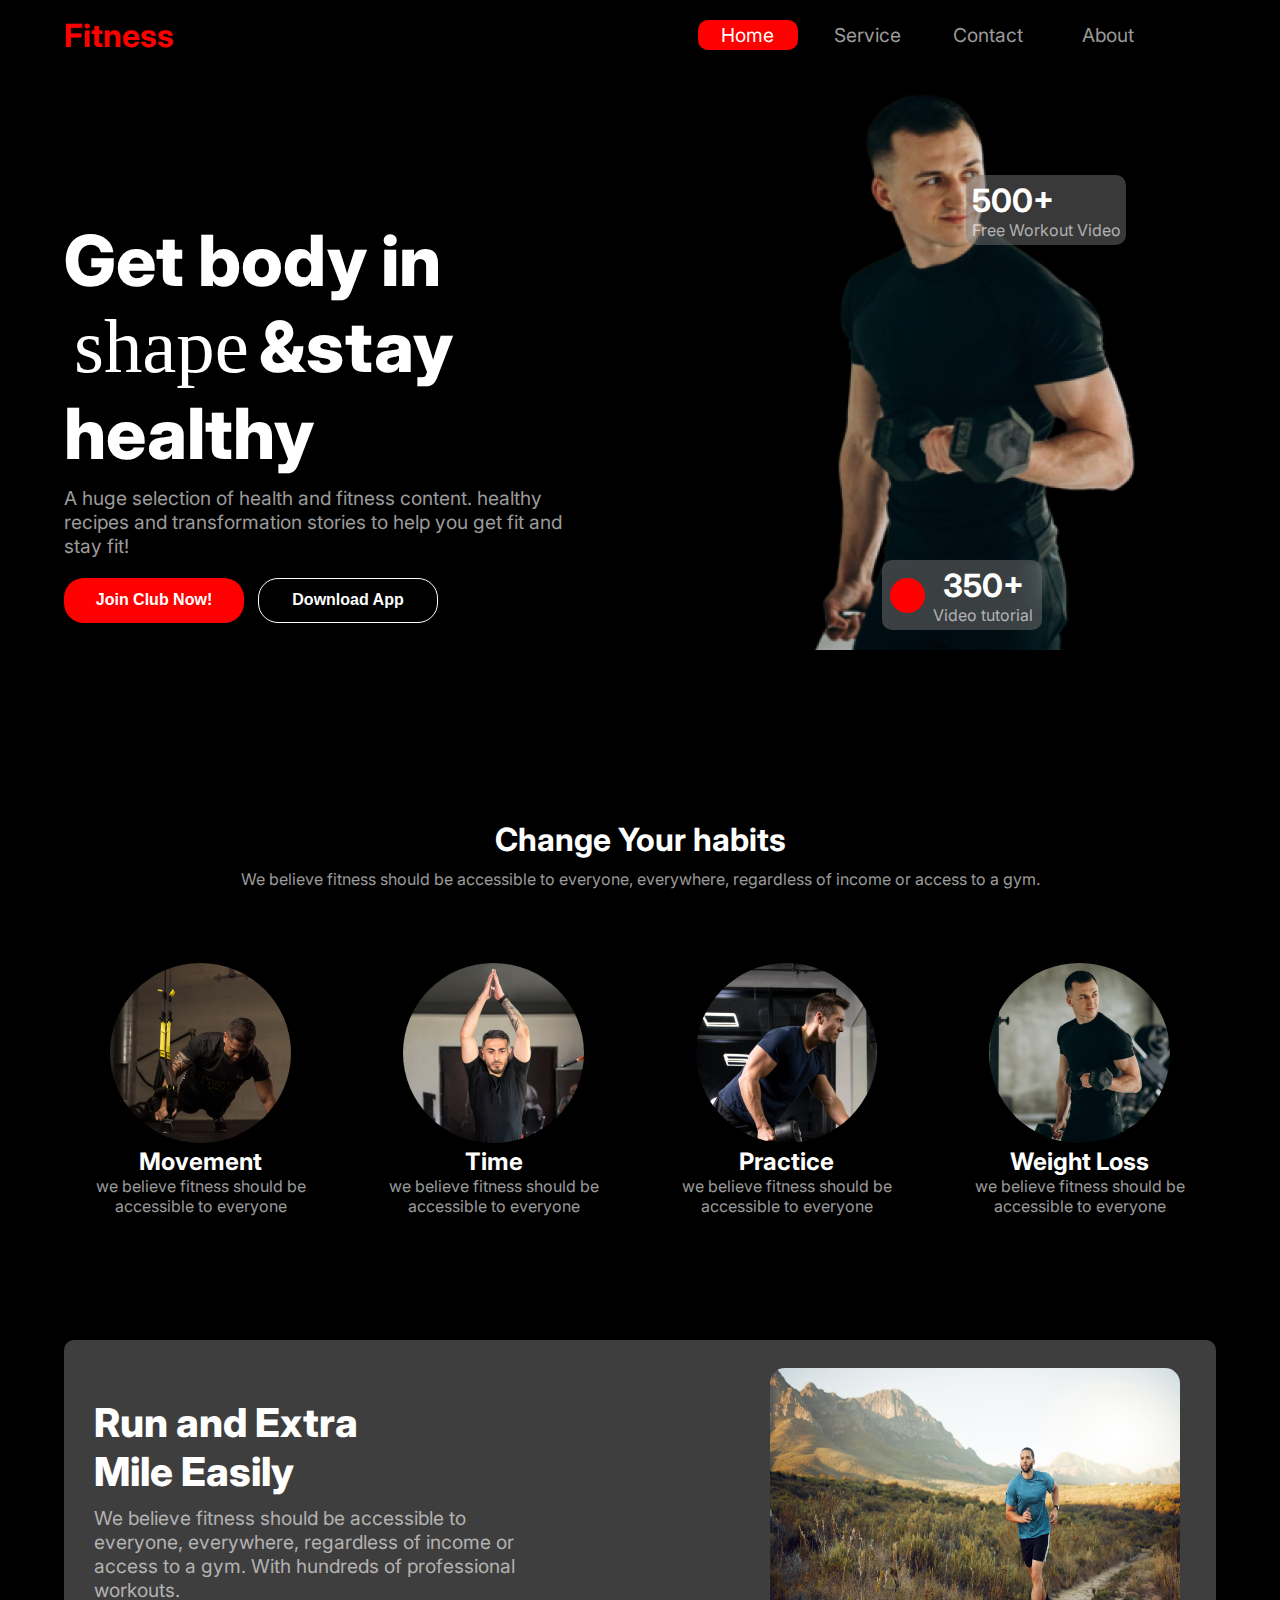
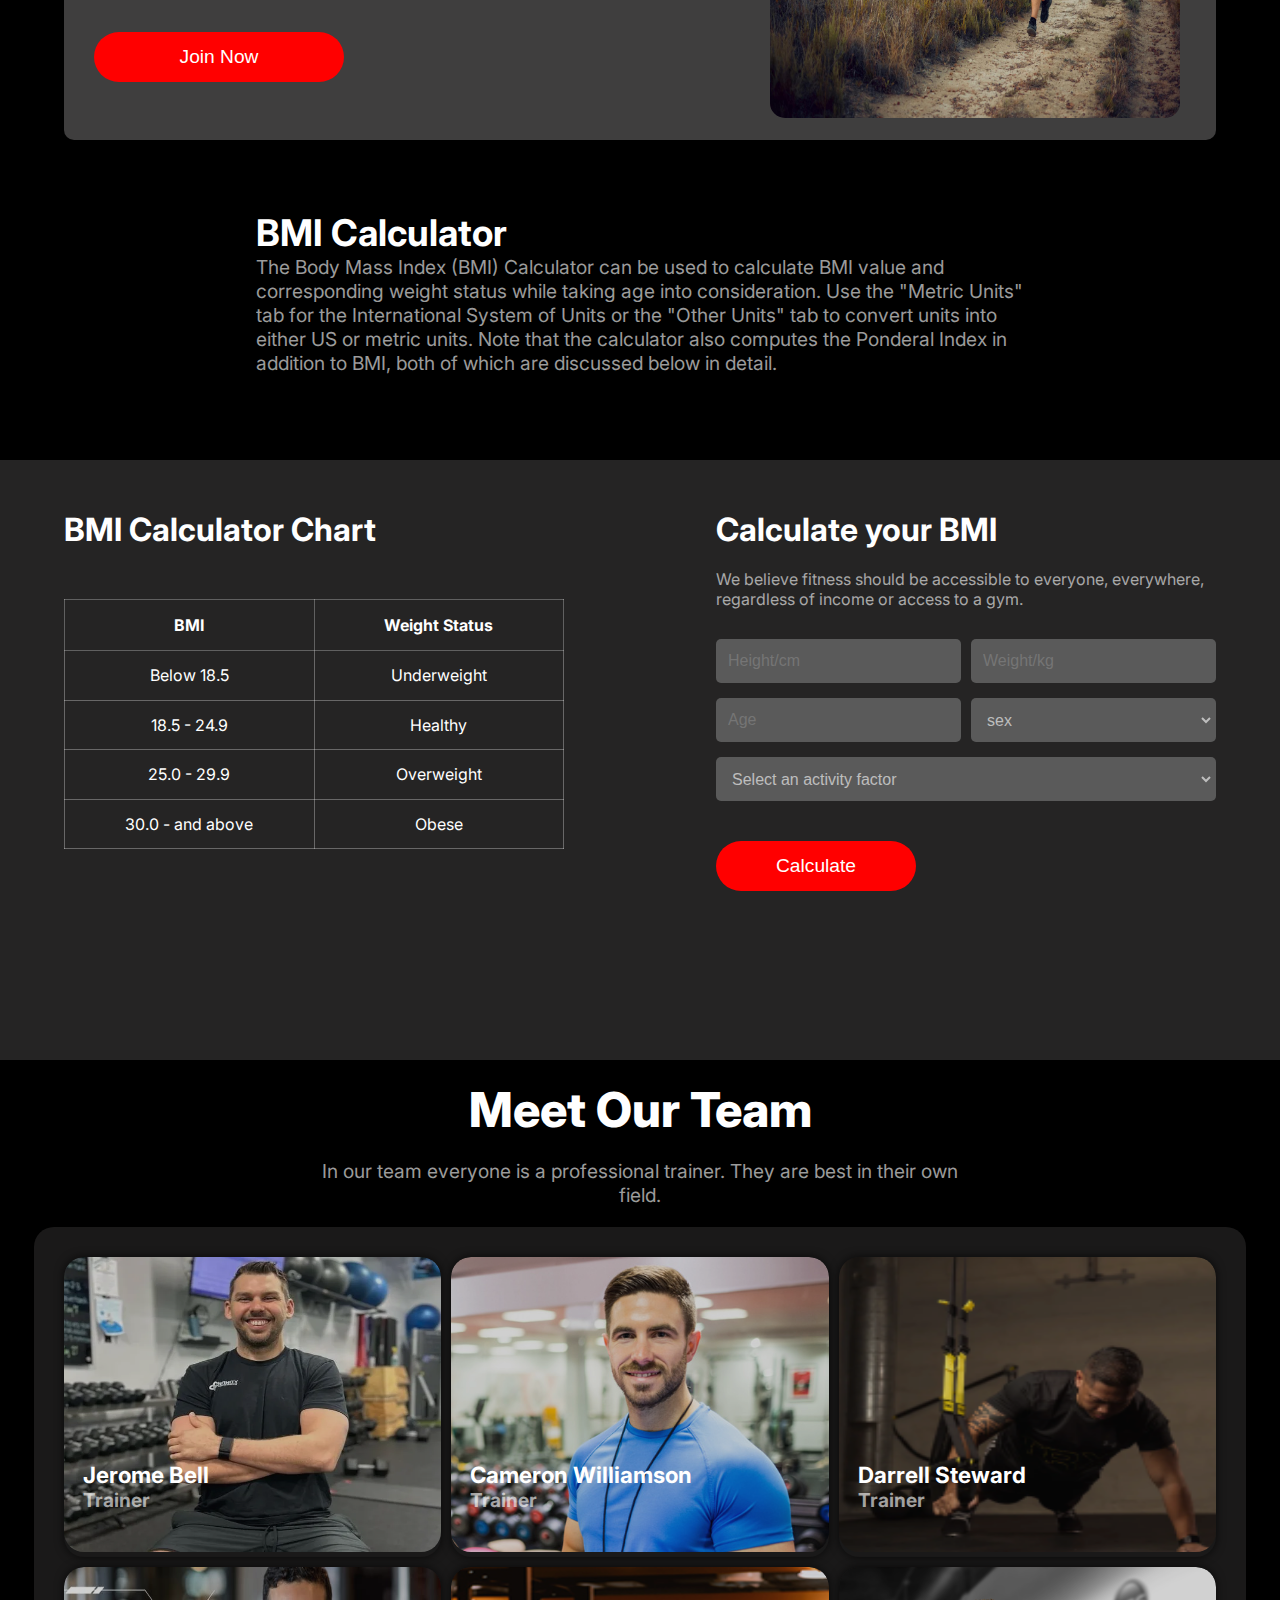
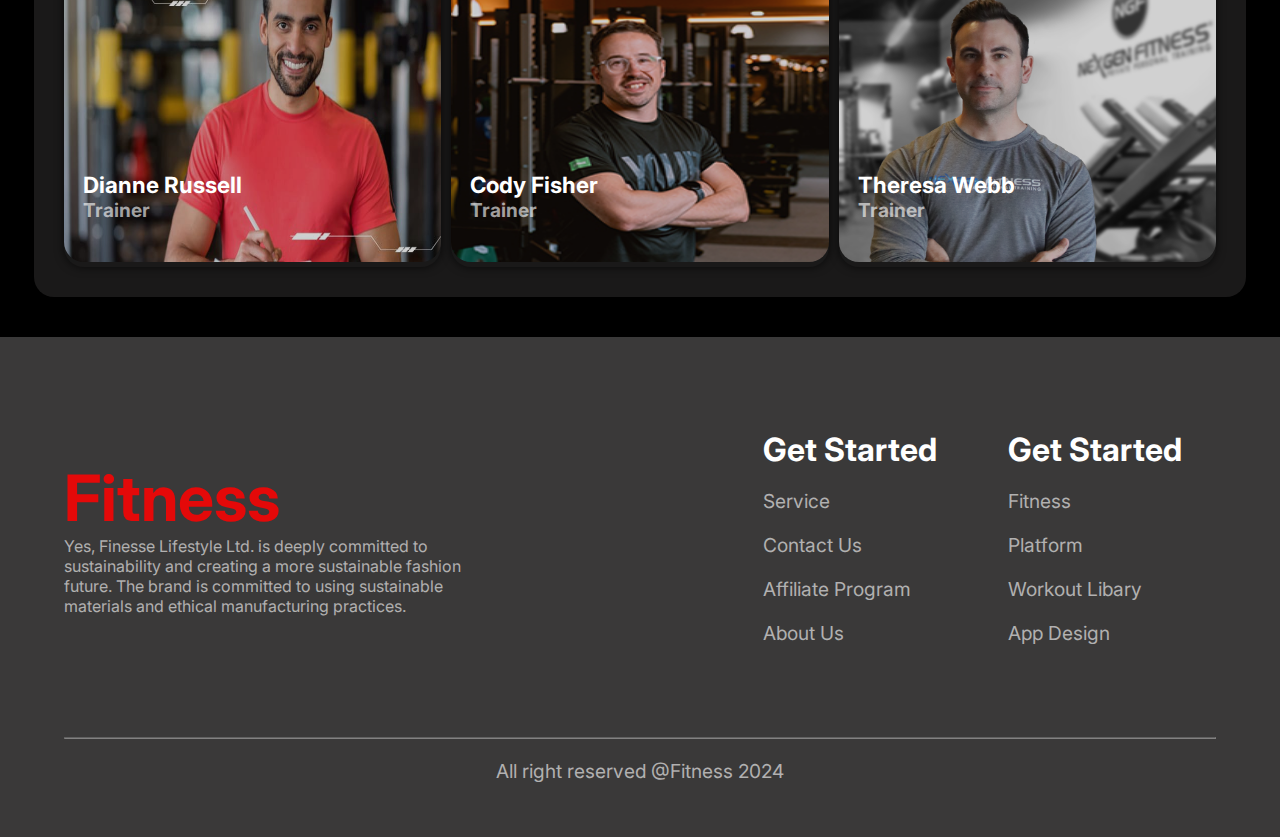
<file: index.html>
<!DOCTYPE html>
<html lang="en">
<head>
    <meta charset="UTF-8">
    <meta name="viewport" content="width=device-width, initial-scale=1.0">
        <link rel="stylesheet" href="https://cdnjs.cloudflare.com/ajax/libs/font-awesome/6.6.0/css/all.min.css"/>
       <link rel="stylesheet" href="styles/style.css">
    <title>assignment-2</title>
</head>
<body class="italianno-regular-font">
    <header class="header">
        <!-- navbar part -->
        <nav class="navbar">
            <h1>Fitness</h1>
            <ul>
                <li id="home"><a href="#">Home</a></li>
                <li><a href="#">Service</a></li>
                <li><a href="#">Contact</a></li>
                <li><a href="#">About</a></li>
            </ul>
            <div class="menu-icon">
                <a href="#"><i class="fa-solid fa-bars"></i></a>
            </div>
        </nav>
        <!-- bannar-part -->
         <section class="bannar">
            <div class="bannar-content">
               <h1>Get body in <span>shape</span>&stay healthy</h1>
               <p>A huge selection of health and fitness content. healthy recipes and transformation stories to help you get fit and stay fit!</p>
             <div>
              <button type="submit">Join Club Now!</button>
              <button type="button">Download App</button>  
             </div>
            </div>
            <div class="bannar-image">
                <img src="images/Images 2.png" alt="">
                <div class="box-1">
                 <div class="circal">
                    <i class="fa-solid fa-caret-right"></i>
                 </div>
                 <div class="box-content">
                    <h1>350+</h1> 
                    <p>Video tutorial</p>
                 </div>

                </div>
                <div class="box-2">
                  <div class="box-2-content">
                    <h1>500+</h1>
                    <p>Free Workout Video</p>
                  </div>
                </div>
            </div>
         </section>
    </header>
        <section class="main">
            <!-- habits section starts here -->
            <section class="habits">
            <h1>Change Your habits</h1>
            <p>We believe fitness should be accessible to everyone, everywhere, regardless of income or access to a gym.</p>
            <div class="grid-boxs">
                <div class="box-item">
                    <img src="images/image 3.png" alt="">
                    <h2>Movement</h2>
                    <p>we believe fitness should be accessible to everyone</p>
                </div>
                <div class="box-item">
                    <img src="images/image 2.png" alt="">
                    <h2>Time</h2>
                    <p>we believe fitness should be accessible to everyone</p>
                </div>
                <div class="box-item">
                    <img src="images/image 4.png" alt="">
                    <h2>Practice</h2>
                    <p>we believe fitness should be accessible to everyone</p>
                </div>
                <div class="box-item">
                    <img src="images/image 5.png" alt="">
                    <h2>Weight Loss</h2>
                    <p>we believe fitness should be accessible to everyone</p>
                </div>
            </div>
          </section>
               <!-- mile easily section starts here -->
       <section class="mile-easily">
        <div class="mile-easily-content">
          <h2>Run and Extra Mile Easily</h2>
          <p>We believe fitness should be accessible to everyone, everywhere, regardless of income or access to a gym. With hundreds of professional workouts.</p>
          <button type="submit">Join Now</button>
        </div>
        <div class="mile-easily-image">
          <img src="images/run.jpg" alt="">
        </div>
     </section>
      <!-- BMI Calculator section -->
      <section class="BMI-Calculator">
        <div class="bmi-content">
            <h2>BMI Calculator</h2>
            <p>The Body Mass Index (BMI) Calculator can be used to calculate BMI value and corresponding weight status while taking age into consideration. Use the "Metric Units" tab for the International System of Units or the "Other Units" tab to convert units into either US or metric units. Note that the calculator also computes the Ponderal Index in addition to BMI, both of which are discussed below in detail.</p> 
        </div>
     </section>
      <section class="bmi-calculator-chart">
        <div class="bmi-calculator-parent">
          <div class="calculator-chart">
            <h2>BMI Calculator Chart</h2>
              <table>
                <thead>
                    <th>BMI</th>
                    <th>Weight Status</th>
                </thead>
                <tbody>
                    <tr>
                        <td>Below 18.5</td>
                        <td>Underweight</td>
                    </tr>
                    <tr>
                        <td>18.5 - 24.9</td>
                        <td>Healthy</td>
                    </tr>
                    <tr>
                        <td>25.0 - 29.9</td>
                        <td>Overweight</td>
                    </tr>
                    <tr>
                        <td>30.0 - and above</td>
                        <td>Obese</td>
                    </tr>
                </tbody>
              </table>
            </div>
        <div class="formCalculate">
            <h1>Calculate your BMI</h1>
            <p> We believe fitness should be accessible to everyone, everywhere, regardless of income or access to a gym. </p>
            <!--formSection start-->
            <div class="formSection">
              <li><input type="text" placeholder="Height/cm"></li>
              <li><input type="text" placeholder="Weight/kg"></li>
              <li><input type="text" placeholder="Age"></li>
              <li><select name="" id="">
                <option value="Sex">sex</option>
                <option value="Male">mele</option>
                <option value="Female">female</option>
              </select>
              </li>
              <li class="list-factor">
              <select name="" id="">
                <option value="">Select an activity factor</option>
                <option value="">Workout</option>
                <option value="">Free hand exercise</option>
              </select>
            </li>
            </div>
            <button type="submit">Calculate</button>
        </div>
      </div>
  </section>
    <!-- team section -->
    <section class="team">
        <h2>Meet Our Team</h2>
        <p>In our team everyone is a professional trainer. They are best in their own field.</p>
        <div class="card-items">
            <div class="card-item" id="item1">
                <img src="images/trainer1.png" alt="">
                <div class="content">
                  <h3>Jerome Bell</h3>
                  <h4>Trainer</h4>
                </div>
            </div>
            <div class="card-item" id="item2">
                <img src="images/trainer2.png" alt="">
                <div class="content">
                  <h3>Cameron Williamson</h3>
                  <h4>Trainer</h4>
                </div>
            </div>
            <div class="card-item" id="item3">
                <img src="images/image 3.png" alt="">
               <div class="content">
                <h3>Darrell Steward</h3>
                <h4>Trainer</h4>
               </div>
            </div>
            <div class="card-item" id="item4">
                <img src="images/trainer4.png" alt="">
                <div class="content">
                    <h3>Dianne Russell</h3>
                    <h4>Trainer</h4>
                </div>
            </div>
            <div class="card-item" id="item5">
                <img src="images/trainer5.png" alt="">
                <div class="content">
                    <h3>Cody Fisher</h3>
                    <h4>Trainer</h4> 
                </div>
            </div>
            <div class="card-item" id="item6">
                <img src="images/trainer6.png" alt="">
                <div class="content">
                    <h3>Theresa Webb</h3>
                    <h4>Trainer</h4>
                </div>
            </div>
        </div>
    </section>
    </section>
    <footer class="footer">
        <div class="footer-content">
        <div class="box1">
          <h1>Fitness</h1>
          <p>Yes, Finesse Lifestyle Ltd. is deeply committed to sustainability and creating a more sustainable fashion future. The brand is committed to using sustainable materials and ethical manufacturing practices.
          </p>
        </div>
        <div class="footer-description">
        <div class="box2">
            <h2>Get Started</h2>
            <li>Service</li>
            <li>Contact Us</li>
            <li>Affiliate Program</li>
            <li>About Us</li>
        </div>
        <div class="box3">
          <h2>Get Started</h2>
          <li>Fitness</li>
          <li>Platform</li>
          <li>Workout Libary</li>
          <li>App Design</li>
        </div>
        </div>
      </div>
      <div class="copyright">
      <hr>
      <p>All right reserved @Fitness 2024</p>
    </div>
   </footer>
</body>
</html>
</file>
<file: styles/style.css>
/* google font family link */
@import url('https://fonts.googleapis.com/css2?family=Inter:wght@100..900&family=Italianno&display=swap');
  @import url('https://fonts.cdnfonts.com/css/miama');
*{
    margin: 0%;
    padding: 0%;
    overflow-x: hidden;
}
:root{
    
    --text-color:rgba(250, 250, 250, 0.623);
    --color:white;
    --button-bg:red;
}
.italianno-regular-font {
    font-family: "Inter";
    font-weight: 400;
    font-style: normal;
  }
  
body{
    background-color:black;
    box-sizing: border-box;
}
/* header-style here*/
.header{
    max-width:100%;
    background-color:rgba(0,0,0,0.9);
}
/* navbar style here */
.navbar{
    width:90%;
    height:70px;
    display:flex;
    justify-content:space-between;
    align-items:center;
    color:var(--text-color);
    margin:0px auto;
}
.navbar h1{
    width:50%;
    font-size:2rem;
    color:red;
}
.navbar ul{
   width:40%;
  display: flex;
  justify-content: space-between;
  align-items: center;
}
.navbar ul li{
    width:100px;
    height:30px;
    border-radius: 10px;
    list-style:none;
    text-align: center;
    line-height:30px;
    font-size:1.2rem;
}
.navbar ul #home{
    background-color: red;
}
.navbar ul #home>a{
    color:var(--color);
}
.navbar ul li a{
    text-decoration: none;
    color:var(--text-color);
}
.navbar .menu-icon a{
   font-size:2rem;
   color:var(--color);
   display:none;
}

/* bannar style here */
.header .bannar{
  width:90%;
  display: flex;
  justify-content: space-between;
  margin:0px auto;
}
.bannar-content{

   color:var(--color);
   display:flex;
   flex-direction:column;
   justify-content: center;
}
.bannar-content h1{
    width:65%;
    font-size:4.4rem;
    font-weight:800;
    margin-bottom:10px;
}
.bannar-content h1 span{
  font-size:4.8rem;
  font-family:"miama";
  font-weight:400;
  margin:0px 10px;
}
.bannar-content p{
    width:70%;
    text-align: left;
    color:var(--text-color);
    margin-bottom:10px;
    font-size:1.2rem;
}
.bannar-content button[type="submit"]{
    width:180px;
    height:45px;
    border-radius:20px;
    border:none;
    font-size:1rem;
    font-weight:600;
    color:var(--color);
    background-color:red;
    margin-top:10px;
}
.bannar-content button[type="button"]{
    width:180px;
    height:45px;
    border-radius:20px;
    border:none;
    color:var(--color);
    font-size:1rem;
    font-weight:600;
    background-color:transparent;
    border:1px solid white;
    margin-left:10px;
}
.bannar .bannar-image{
  width:50%;
  position: relative;
}
.bannar-image .box-1{
    width:160px;
    height:70px;
    border:none;
    border-radius:10px;
    text-align: center;
    position: absolute;
    bottom:20%;
    left:18%;
    display: flex;
    justify-content: space-evenly;
    align-items: center;
    background-color:rgba(116, 114, 114, 0.5);
}
.box-1 .circal{
    width:35px;
    height: 35px;
    border-radius:50%;
    background-color:var(--button-bg);
}
.box-1 .circal i{
  font-size:2rem;
  color:var(--color);
  display:none;
}
.box-content h1{
    font-size:2rem;
    color:var(--color)
}
.box-1 p{
    font-size:1rem;
    color:var(--text-color);
    
}
.bannar-image{
    width:50%;
    height:700px;
}
.bannar-image .box-2{
    width:160px;
    height:70px;
    border:none;
    border-radius:10px;
    display: flex;
    align-items: center;
    justify-content: center;
    background-color:rgba(116, 114, 114, 0.5);
    position: absolute;
    top:15%;
    right:22%;
}
.box-2 .box-2-content>h1{
    font-size:2rem;
    color:var(--color);
}
.box-2-content p{
    font-size:1rem;
    color:var(--text-color);
}
/* main section style */
.main{
    width:100%;
    background:black;
}
.main .habits{
    width:90%;
    min-height:500px;
    margin:0px auto;
    padding-top:50px;
}
.main .habits h1{
    text-align: center;
    font-size:2rem;
    color:var(--color);
    margin-bottom:10px;   
}
.habits p{
    text-align: center;
    font-size:1rem;
    color:var(--text-color)
}
.habits .grid-boxs{
    width:100%;
    min-height:400px;
    display: grid;
    gap:20px;
    align-content: center;
    text-align: center;
    grid-template-columns:repeat(4,1fr);
}
.grid-boxs .box-item h2{
    color:var(--color);
}
.box-item p{
    color:var(--text-color);
}
.box-item img{
    border-radius:50%;
}
/* mile easily style */
.main .mile-easily{
    width:90%;
    min-height:400px;
    display: flex;
    justify-content: space-between;
    align-items: center;
    margin:20px auto;
    border:none;
    border-radius:10px;
    background-color:rgba(78, 77, 77, 0.808);
}
.mile-easily .mile-easily-content{
    width:50%;
    height:100%;
    margin:30px;
}
.mile-easily-content h2{
    width:300px;
    color:var(--color);
    font-size:2.5rem;
    font-weight:800;
    margin-bottom:10px;
}
.mile-easily-content p{
    width:450px;
    color:var(--text-color);
    font-size:1.2rem;
    margin-bottom:10px;
}
.mile-easily-content button{
    width:250px;
    height:50px;
    border:none;
    border-radius:25px;
    color:var(--color);
    font-size:1.2rem;
    margin-top:20px;
    background-color:var(--button-bg);
}
.mile-easily .mile-easily-image{
    width:50%;
    height:100%;
}
.mile-easily-image img{
    width:75%;
    height:350px;
    margin-top:10px;
    border-radius:15px;
    transform: translateX(100px);
}
/* BMI-Calculator style */
.BMI-Calculator{
    max-width:100%;
    min-height:300px;
}
.BMI-Calculator .bmi-content{
  width:60%;
  height:100%;
  margin:50px auto;
}
.bmi-content h2{
    color:var(--color);
    font-size:2.3rem;
    font-weight: bold;
}
.bmi-content p{
    color:var(--text-color);
    font-size:1.2rem;
}
@media screen and (max-width:567px) {
    .BMI-Calculator .bmi-content{
        width:100%;
        margin-left:20px;
      } 
    .bmi-content h1,p{
        width:100%;
    } 
    
}
.bmi-calculator-chart {
  max-width:100%;
  min-height:600px;
  background-color:rgba(92, 89, 89, 0.404);
}
.bmi-calculator-parent{
   width:90%;
   height:100%;
   margin:0px auto;
   display:flex;
   justify-content: space-between;
}
.bmi-calculator-parent .calculator-chart{
    width:500px;
    min-height:450px;
    align-self: center;
    margin:50px 0px;
}
.calculator-chart h2{
    text-align:left;
    font-size:2rem;
    color:var(--color);
    font-weight:bold;
    margin-bottom:50px;
}
.calculator-chart table{
    width:100%;
    height:250px;
    color:white;
    border-collapse: collapse;
    text-align: center;
    margin-top:20px;
}
table th{
    width:150px;
    height:50px;
    border:1px solid rgba(255, 255, 255, 0.274);
}
table td{
    border: 1px solid rgba(255, 255, 255, 0.308);
}
.bmi-calculator-parent .formCalculate{
    max-width:500px;
    height:500px;
    align-self: center;
    margin-top:50px;
}
.formCalculate h1{
    text-align:left;
    font-size:2rem;
    color:var(--color);
    font-weight:bold;
    margin-bottom:20px;
}
.formCalculate p{
    text-align:left;
    font-size:1rem;
    color:var(--text-color);
    margin-bottom:25px;
    font-weight:400;
}
.formCalculate .formSection{
    display:grid;
    grid-template-columns:repeat(2,1fr);
    gap:10px;
}
.formSection li{
    list-style: none;
    display:flex;
    height:40px;
    color:var(--text-color);
    border:2px solid transparent;
    background-color:rgb(90, 90, 90);
    border-radius:5px;
    margin-top:5px;
}
.formSection li input{
    border:none;
    outline:none;
    width:100%;
    background:transparent;
    color:var(--color);
    font-size:1rem;
    margin-left:10px;
}
.formSection li select{
    border:none;
    outline:none;
    width:100%;
    background:transparent;
    color:var(--text-color);
    font-size:1rem;
    margin-left:10px;
}
.formSection li select option{
    background-color: rgb(90, 90, 90);
}
.formSection .list-factor{
   grid-column: span 2;
   
}
.formCalculate button[type="submit"]{
    width:200px;
    height:50px;
    border-radius:25px;
    border:none;
    background-color:var(--button-bg);
    color:var(--color);
    font-size:1.2rem;
    margin-top:40px;
}
/* team section style */
.team{
    max-width:100%;
    min-height:600px;
    background-color:black;
    padding-bottom:20px;
}
.team h2{
    text-align: center;
    font-size:3rem;
    color:var(--color);
    font-weight: 800;
    margin:20px 0px;
}
.team p{
    width:50%;
    text-align: center;
    color:var(--text-color);
    font-size:1.2rem;
    margin:0px auto;
}
.team .card-items{
    width:90%;
    min-height:550px;
    margin:20px auto;
    display: grid;
    grid-template-columns: repeat(3,1fr);
    gap: 10px;
    padding:30px;
    background-color:rgba(65, 63, 63, 0.404);
    border-radius:20px;
}
.card-items .card-item{
    height:300px;
    border:none;
    border-radius:20px;
    position:relative;
    box-shadow:0px 0px 10px rgba(0, 0, 0, 0.678);
}
.card-item img{
    width:100%;
    height:295px;
    border-radius:20px;
    opacity:0.8;
}
.card-item .content{
    position: absolute;
    bottom:15%;
    left:5%;
    color:var(--color);
    font-size:1.2rem;
}
.content h4{
    color:var(--text-color);
}
/* footer section style */
 
.footer{
    max-width:100%;
    min-height:500px;
    background-color:rgba(163, 159, 159, 0.356);
    
 }
 .footer .footer-content{
    width:90%;
    min-height:300px;
    display:flex;
    justify-content:space-between;
    align-items:center;
    margin:50px auto;
 }
 .footer-content .box1{
   width:50%;
 }
 .box1 h1{
    font-size:4rem;
    font-weight:bold;
    color:rgba(240, 5, 5, 0.932);

 }
 .box1 p{
   width:70%;
   color:var(--text-color);
 }
 .footer-description{
    width:40%;
    display:flex;
    justify-content: space-around;
 }
 .box2{
    width:50%;
 }
 .footer .box2 h2,.box3 h2{
    width:200px;
    font-size:2rem;
    color:var(--color);
    font-weight:bold;
 }
  .box2 li{
    list-style:none;
    font-size:1.2rem;
    color:var(--text-color);
    margin-top:20px;
 }
 .box3 li{
    list-style:none;
    font-size:1.2rem;
    color:var(--text-color);
    margin-top:20px;
   
 }
 .copyright{
    width:90%;
    height:100px;
    margin:0px auto;
 }
 .copyright hr{
    color:var(--text-color);
    opacity:0.4;
 }
 .copyright p{
    margin-top:20px;
    text-align: center;
    font-size:1.2rem;
    color:var(--text-color);
 }

/* responsive design starts here */
@media screen and (max-width:576px) {
    /* navbar responsive */
 .navbar h1{
    font-size:3rem;
 }
.navbar ul{
    display:none;
}
.navbar .menu-icon a{
    display:block;
}
.header{
    min-height:100vh;
 }

   /* banner responsive  */
   .bannar{
    display: flex;
    flex-direction: column;
    align-items: center;
}
.bannar-content{
    width:100%;
    height:600px;
    justify-content: flex-start;
}
.bannar-content h1,p{
    width:70%;
    font-size:2.8rem;
}
.bannar-content button{
    width:150px;
    height:60px;
    font-size:1.2rem;
    border-radius:25px;
}
.bannar .bannar-image{
    width:100%;
    margin-top: 30px;
}
.bannar-image .box-1{
    left:18%;
    bottom:32%;
}
.bannar-image .box-2{
    top:20%;
    right:8%;
}
.box-1 .circal i{
    display:block;
}

/* habit responsive */
.habits .grid-boxs{
    grid-template-columns:repeat(1,1fr);
    margin-top:20px;
} 
.habits p{
    margin-left: 50px;
}
.box-item p {
   margin-left: 50px;
}
    /* mile easily responsive */
    .main .mile-easily{
        flex-direction: column;
        gap:20px;
     }
     .mile-easily .mile-easily-content{
         width:90%;
     }
     .mile-easily-content h2{
         width:70%;
         font-size:2rem;
     }
     .mile-easily .mile-easily-content p{
         width:90%;
         font-size:1rem;
     }
     .mile-easily-content>button{
         width:300px;
         margin-left:20px;
     }
     .mile-easily .mile-easily-image{
         width:90%;
         padding-bottom:30px;
     }
     .mile-easily .mile-easily-image img{
         width:100%;
         height:100%;
         transform: translateX(0px);
     }
     /* bmi calculator responsive */
    .bmi-calculator-parent .calculator-chart{
        margin-bottom:0px;
    }
    .calculator-chart table{
        width:70%;
        margin:0px auto;
    }
    .bmi-calculator-parent{
        flex-direction: column;
    }

.bmi-calculator-parent .formCalculate{
  margin-top:0px;
  margin-left:10px;
}
    /* team selection responsive */
    .team p{
        width:90%;
    }
    .team .card-items{
        grid-template-columns: repeat(1,1fr);
    }
    /* footer responsive  */
    .footer-content{
        flex-direction: column;
        align-items: flex-start;
    }
    .footer-content .box1{
        width:100%;
    }
    .footer-content .box1 p{
        width:100%;
        font-size:1rem;
    }
    .footer-content .footer-description{
        width:100%;
        flex-direction: column;
        align-items: flex-start;
        margin-top:30px;
    }
    .box2{
        width:100%;
     }
}
</file>
